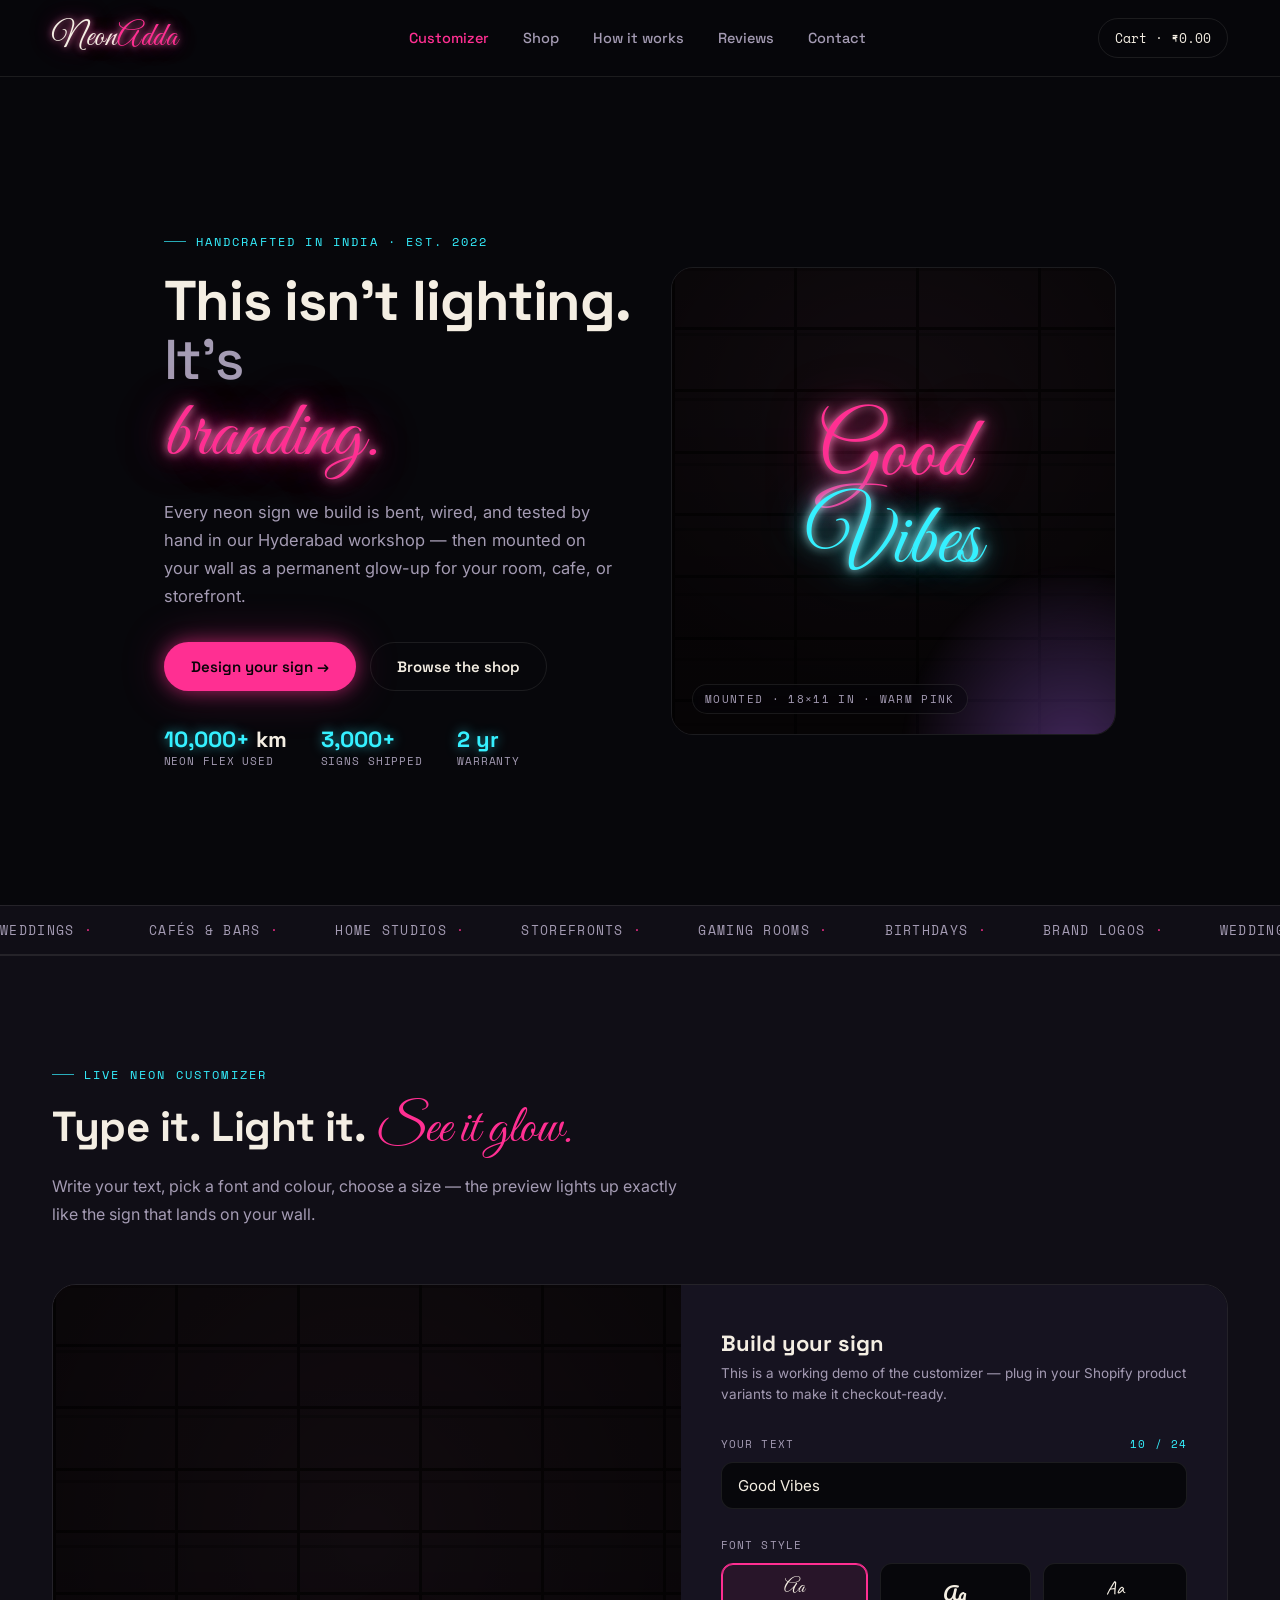
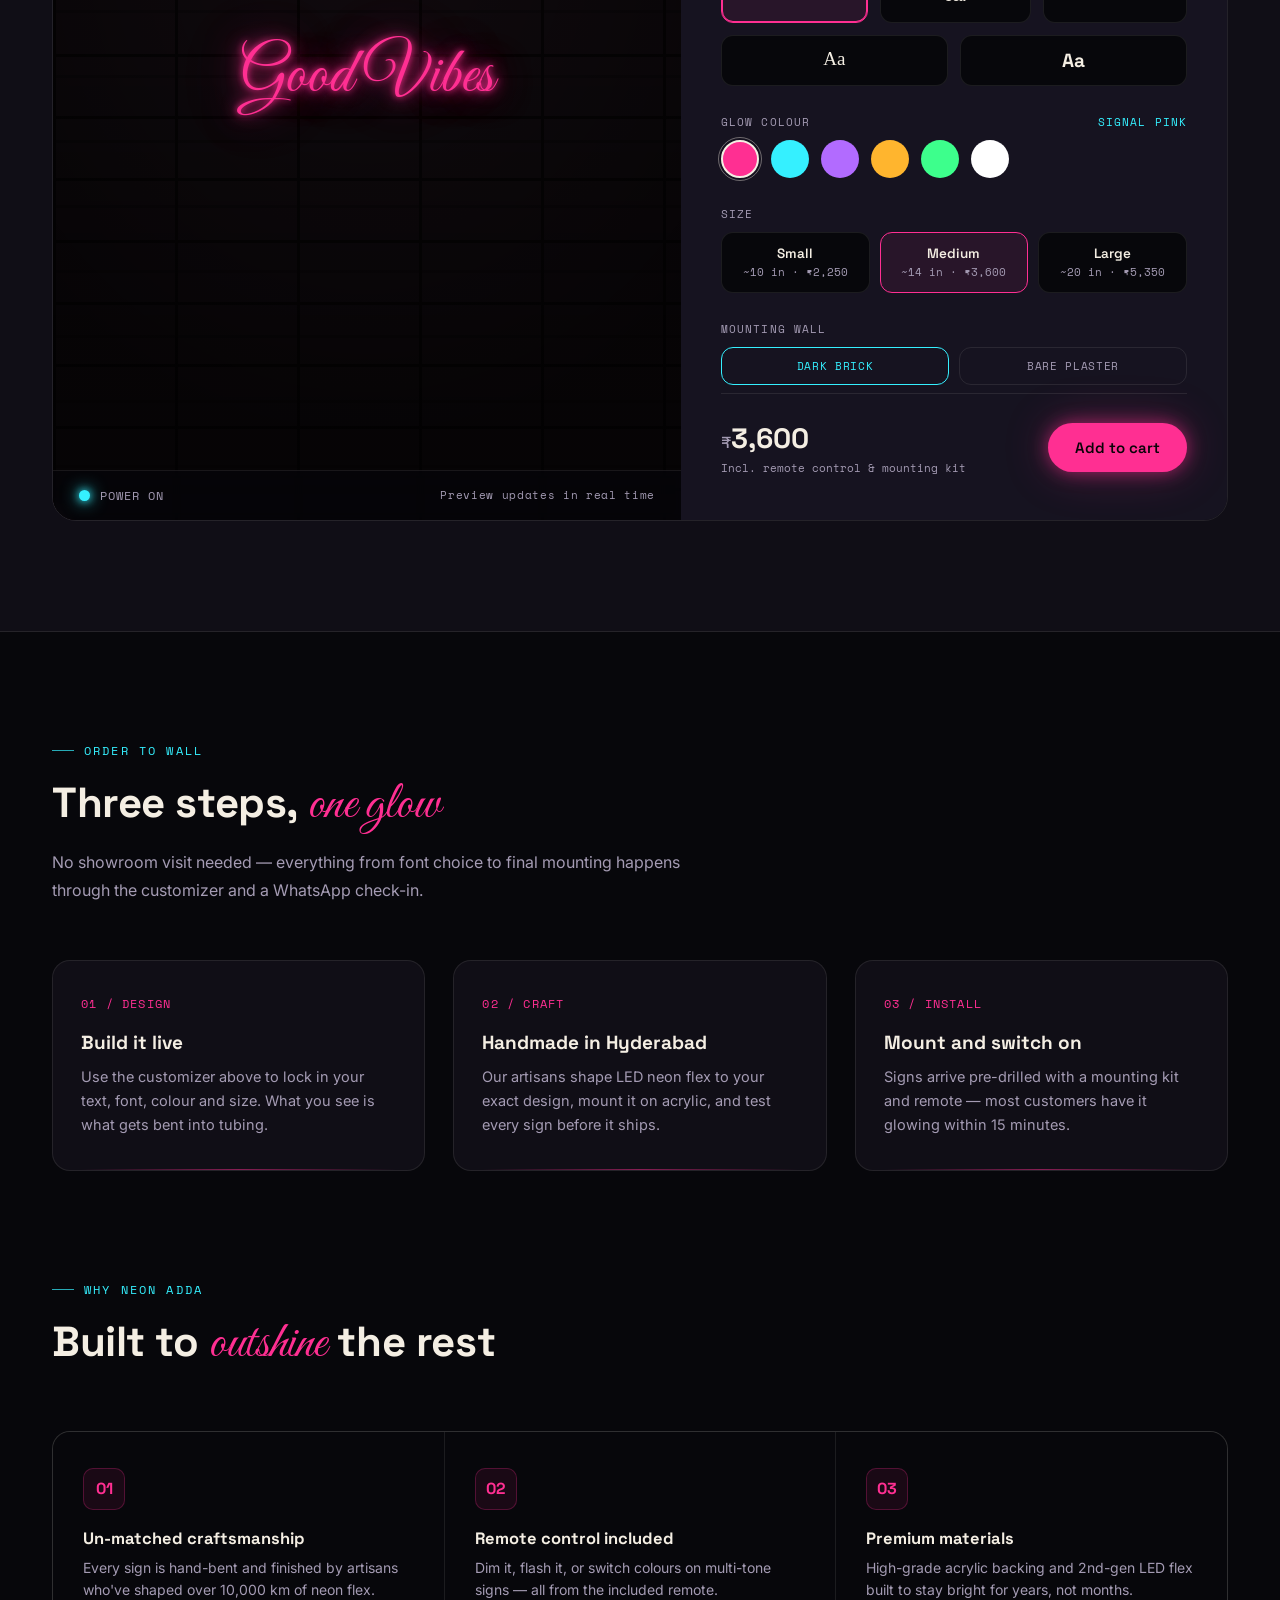
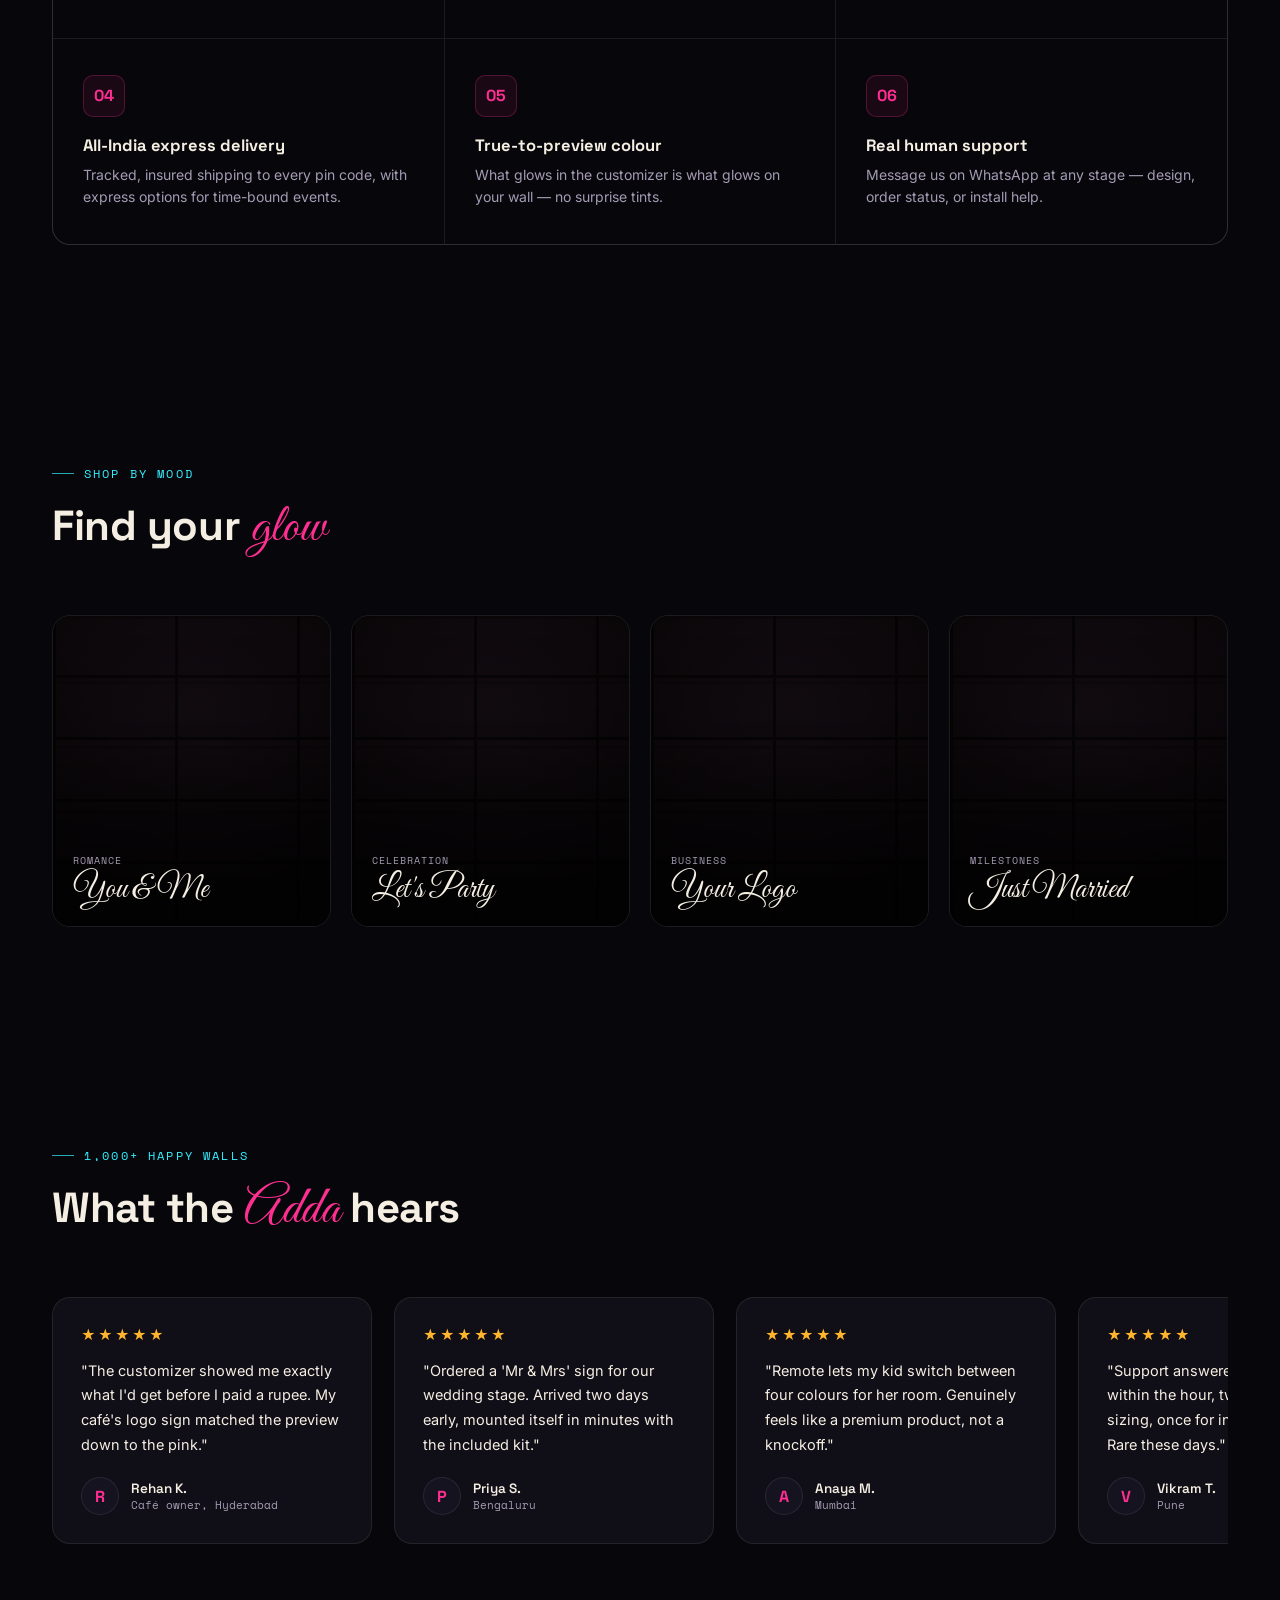
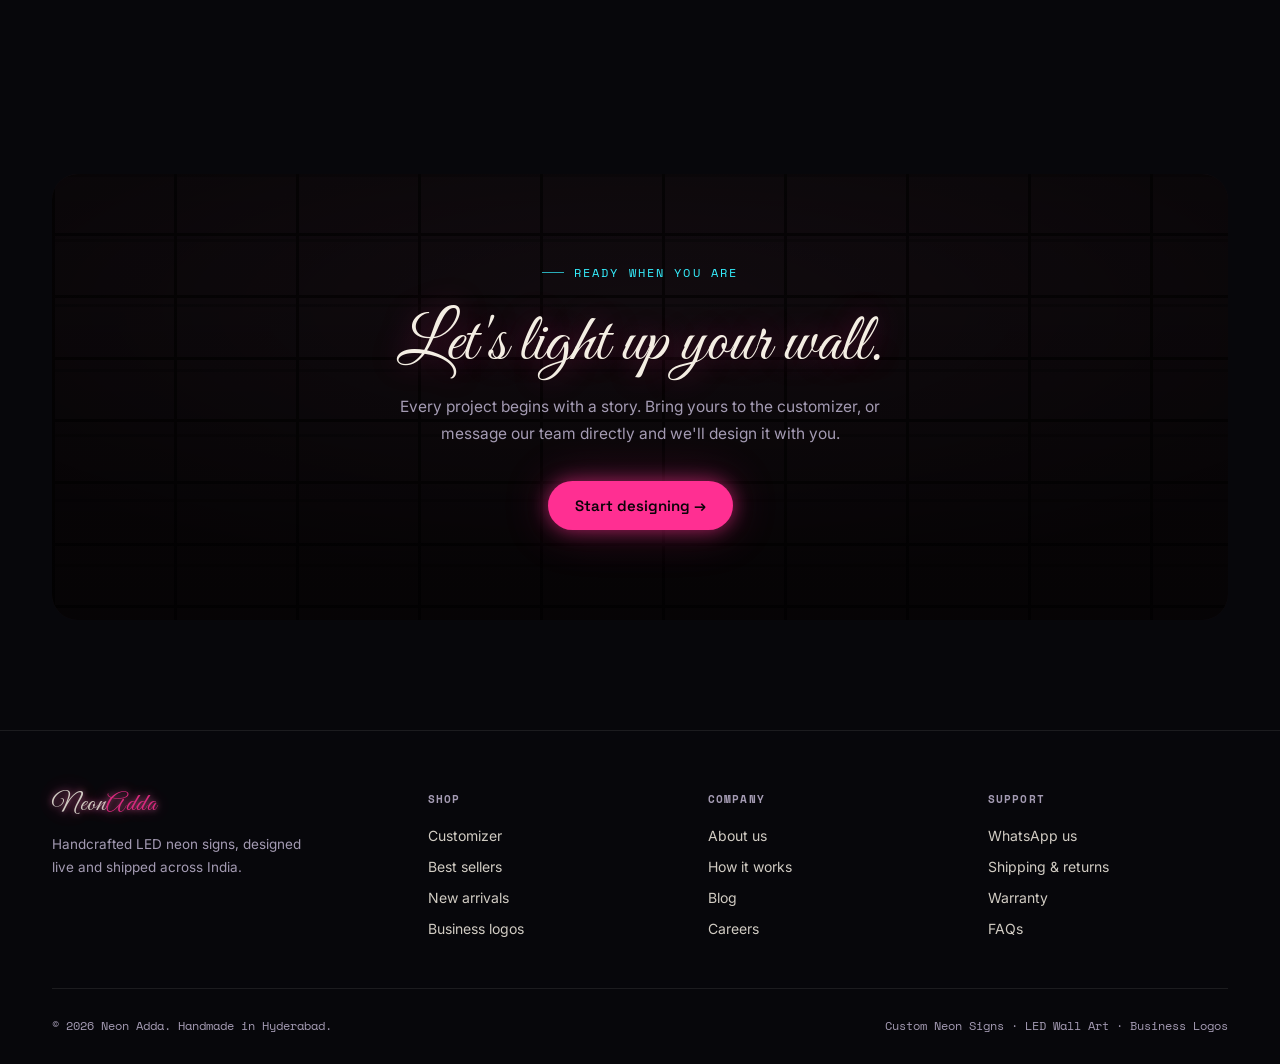
<file: neonadda-redesign.html>
<!DOCTYPE html>
<html lang="en">
<head>
<meta charset="UTF-8">
<meta name="viewport" content="width=device-width, initial-scale=1.0">
<title>Neon Adda — Custom Neon Signs, Handcrafted in India</title>
<link rel="preconnect" href="https://fonts.googleapis.com">
<link rel="preconnect" href="https://fonts.gstatic.com" crossorigin>
<link href="https://fonts.googleapis.com/css2?family=Great+Vibes&family=Pacifico&family=Caveat:wght@600;700&family=Permanent+Marker&family=Space+Grotesk:wght@400;500;600;700&family=Space+Mono:wght@400;700&family=Inter:wght@400;500;600&display=swap" rel="stylesheet">
<style>
  :root{
    --void:#07070b;
    --panel:#100e16;
    --panel-2:#161320;
    --brick-1:#1c1219;
    --brick-2:#150e13;
    --mortar:#0b0709;
    --pink:#ff2f92;
    --pink-soft:#ff8fc4;
    --cyan:#35f0ff;
    --amber:#ffb52e;
    --violet:#b26bff;
    --ivory:#f4eee3;
    --muted:#a49bb3;
    --line:rgba(244,238,227,0.09);
    --display: 'Great Vibes', cursive;
    --heading: 'Space Grotesk', sans-serif;
    --mono: 'Space Mono', monospace;
    --body: 'Inter', sans-serif;
  }
  *{box-sizing:border-box;}
  html{scroll-behavior:smooth;}
  body{
    margin:0;
    background:var(--void);
    color:var(--ivory);
    font-family:var(--body);
    -webkit-font-smoothing:antialiased;
    overflow-x:hidden;
  }
  a{color:inherit;}
  ::selection{background:var(--pink);color:#07070b;}

  /* ---------- utility ---------- */
  .wrap{max-width:1240px;margin:0 auto;padding:0 32px;}
  .eyebrow{
    font-family:var(--mono);
    font-size:12px;
    letter-spacing:.18em;
    text-transform:uppercase;
    color:var(--cyan);
    display:flex;align-items:center;gap:10px;
  }
  .eyebrow::before{content:"";width:22px;height:1px;background:var(--cyan);opacity:.7;}
  .btn{
    display:inline-flex;align-items:center;gap:10px;
    font-family:var(--heading);font-weight:600;font-size:15px;
    padding:14px 26px;border-radius:999px;border:1px solid transparent;
    cursor:pointer;transition:transform .18s ease, box-shadow .18s ease, background .18s ease;
    text-decoration:none;
  }
  .btn-neon{
    background:var(--pink);color:#0a0308;
    box-shadow:0 0 18px rgba(255,47,146,.55), 0 0 46px rgba(255,47,146,.25);
  }
  .btn-neon:hover{transform:translateY(-2px);box-shadow:0 0 26px rgba(255,47,146,.8), 0 0 60px rgba(255,47,146,.4);}
  .btn-ghost{
    background:transparent;border:1px solid var(--line);color:var(--ivory);
  }
  .btn-ghost:hover{border-color:var(--cyan);color:var(--cyan);}

  /* ---------- brick wall texture (pure CSS, no images) ---------- */
  .brickwall{
    background-color:var(--brick-1);
    background-image:
      linear-gradient(180deg, rgba(0,0,0,.35), rgba(0,0,0,.55)),
      repeating-linear-gradient(0deg, var(--mortar) 0 3px, transparent 3px 62px),
      repeating-linear-gradient(90deg, var(--mortar) 0 3px, transparent 3px 122px),
      repeating-linear-gradient(0deg, transparent 0 62px, var(--brick-2) 62px 65px);
    background-size:auto, 100% 62px, 244px 62px, 100% 130px;
    position:relative;
  }
  .brickwall::after{
    content:"";position:absolute;inset:0;
    background:radial-gradient(ellipse 70% 60% at 50% 30%, rgba(0,0,0,0) 0%, rgba(0,0,0,.55) 100%);
    pointer-events:none;
  }

  /* ---------- nav ---------- */
  header{
    position:sticky;top:0;z-index:50;
    background:rgba(7,7,11,.78);backdrop-filter:blur(10px);
    border-bottom:1px solid var(--line);
  }
  .nav{
    display:flex;align-items:center;justify-content:space-between;
    padding:18px 32px;max-width:1240px;margin:0 auto;
  }
  .logo{
    font-family:var(--display);font-size:32px;line-height:1;
    color:var(--ivory);text-decoration:none;letter-spacing:.5px;
    text-shadow:0 0 6px rgba(255,143,196,.8), 0 0 16px rgba(255,47,146,.55), 0 0 34px rgba(255,47,146,.3);
  }
  .logo span{color:var(--pink);}
  .navlinks{display:flex;gap:34px;align-items:center;font-family:var(--heading);font-size:14.5px;font-weight:500;}
  .navlinks a{text-decoration:none;color:var(--muted);transition:color .15s ease;position:relative;}
  .navlinks a:hover{color:var(--ivory);}
  .navlinks a.active{color:var(--pink);}
  .nav-cart{display:flex;align-items:center;gap:20px;}
  .cart-btn{
    font-family:var(--mono);font-size:13px;border:1px solid var(--line);
    padding:9px 16px;border-radius:999px;display:flex;gap:8px;align-items:center;
    text-decoration:none;color:var(--ivory);
  }
  .cart-btn:hover{border-color:var(--cyan);}
  @media (max-width:900px){.navlinks{display:none;}}

  /* ---------- hero ---------- */
  .hero{
    min-height:92vh;display:flex;flex-direction:column;justify-content:center;
    padding:90px 0 70px;
  }
  .hero-inner{
    max-width:1240px;margin:0 auto;padding:0 32px;
    display:grid;grid-template-columns:1.05fr 1fr;gap:40px;align-items:center;
  }
  .hero-copy .eyebrow{margin-bottom:22px;}
  .hero-copy h1{
    font-family:var(--heading);font-weight:700;
    font-size:clamp(34px,4.6vw,56px);line-height:1.05;letter-spacing:-.02em;
    margin:0 0 8px;color:var(--ivory);
  }
  .hero-copy h1 .dim{color:var(--muted);font-weight:500;}
  .hero-copy .script-line{
    font-family:var(--display);font-size:clamp(46px,6.5vw,78px);
    color:var(--pink); line-height:1;margin:6px 0 22px;
    animation:flicker 5.5s infinite;
    text-shadow:
      0 0 8px rgba(255,143,196,.95),
      0 0 18px rgba(255,47,146,.85),
      0 0 40px rgba(255,47,146,.55),
      0 0 80px rgba(255,47,146,.3);
  }
  .hero-copy p.lede{
    font-size:16.5px;line-height:1.7;color:var(--muted);max-width:460px;margin:0 0 32px;
  }
  .hero-actions{display:flex;gap:14px;flex-wrap:wrap;margin-bottom:34px;}
  .hero-stats{display:flex;gap:34px;flex-wrap:wrap;}
  .hero-stats div{font-family:var(--heading);}
  .hero-stats .num{font-size:22px;font-weight:700;color:var(--ivory);}
  .hero-stats .num em{color:var(--cyan);font-style:normal;text-shadow:0 0 12px rgba(53,240,255,.6);}
  .hero-stats .lbl{font-family:var(--mono);font-size:11px;letter-spacing:.08em;color:var(--muted);text-transform:uppercase;}

  .hero-art{
    aspect-ratio:1/1.05;border-radius:22px;overflow:hidden;position:relative;
    border:1px solid var(--line);
  }
  .hero-art .brickwall{position:absolute;inset:0;}
  .hero-art-content{
    position:relative;z-index:2;height:100%;display:flex;flex-direction:column;
    align-items:center;justify-content:center;text-align:center;padding:30px;
  }
  .hero-art-content .goodvibes{
    font-family:var(--display);
    font-size:clamp(48px,7vw,86px);color:var(--pink);line-height:.95;
    text-shadow:0 0 8px rgba(255,143,196,.95),0 0 22px rgba(255,47,146,.85),0 0 50px rgba(255,47,146,.5);
    animation:flicker 4.2s infinite;
  }
  .hero-art-content .vibes2{
    font-family:var(--display);
    font-size:clamp(48px,7vw,86px);color:var(--cyan);line-height:1.02;margin-top:2px;
    text-shadow:0 0 8px rgba(180,250,255,.95),0 0 22px rgba(53,240,255,.8),0 0 50px rgba(53,240,255,.45);
    animation:flicker 4.2s infinite .35s;
  }
  .hero-art .leafshadow{
    position:absolute;bottom:-6%;right:-8%;width:60%;height:46%;z-index:1;
    background:radial-gradient(ellipse at 70% 100%, rgba(178,107,255,.35), transparent 65%);
    filter:blur(2px);
  }
  .hero-art .plate{
    position:absolute;bottom:20px;left:20px;z-index:2;
    font-family:var(--mono);font-size:11px;color:var(--muted);
    letter-spacing:.12em;text-transform:uppercase;
    border:1px solid var(--line);padding:6px 12px;border-radius:999px;
    background:rgba(7,7,11,.4);backdrop-filter:blur(4px);
  }

  @keyframes flicker{
    0%,100%{opacity:1;}
    92%{opacity:1;}
    93%{opacity:.4;}
    94%{opacity:1;}
    95%{opacity:.65;}
    96%{opacity:1;}
  }

  /* ---------- marquee strip ---------- */
  .marquee-strip{
    border-top:1px solid var(--line);border-bottom:1px solid var(--line);
    padding:14px 0;overflow:hidden;background:var(--panel);
  }
  .marquee-track{display:flex;gap:56px;white-space:nowrap;animation:scroll 26s linear infinite;width:max-content;}
  .marquee-track span{
    font-family:var(--mono);font-size:13px;letter-spacing:.1em;text-transform:uppercase;color:var(--muted);
  }
  .marquee-track span em{color:var(--pink);font-style:normal;}
  @keyframes scroll{0%{transform:translateX(0);}100%{transform:translateX(-50%);}}

  /* ---------- section shell ---------- */
  section{padding:110px 0;}
  .section-head{max-width:640px;margin:0 0 56px;}
  .section-head .eyebrow{margin-bottom:16px;}
  .section-head h2{
    font-family:var(--heading);font-weight:700;font-size:clamp(28px,3.4vw,42px);
    line-height:1.15;margin:0 0 14px;letter-spacing:-.01em;
  }
  .section-head h2 .accent{color:var(--pink);font-family:var(--display);font-size:1.25em;font-weight:400;}
  .section-head p{color:var(--muted);font-size:16px;line-height:1.7;margin:0;}

  /* ================= CUSTOMIZER (signature element) ================= */
  .customizer{
    background:var(--panel);border-top:1px solid var(--line);border-bottom:1px solid var(--line);
  }
  .customizer-grid{
    display:grid;grid-template-columns:1.15fr 1fr;gap:0;
    border:1px solid var(--line);border-radius:24px;overflow:hidden;
  }
  .preview-pane{
    background:var(--brick-1);position:relative;min-height:560px;
    display:flex;flex-direction:column;
  }
  .preview-pane .brickwall{position:absolute;inset:0;}
  .preview-stage{
    position:relative;z-index:2;flex:1;display:flex;align-items:center;justify-content:center;
    padding:50px 34px;text-align:center;
  }
  #neonPreview{
    font-size:64px;line-height:1.15;word-break:break-word;max-width:100%;
    transition:color .25s ease, text-shadow .25s ease, font-family .2s ease, font-size .2s ease;
  }
  .neon-on{animation:flicker 6s infinite;}
  .neon-off{opacity:.16 !important;text-shadow:none !important;filter:grayscale(1);}
  .preview-footer{
    position:relative;z-index:2;display:flex;align-items:center;justify-content:space-between;
    padding:16px 26px;border-top:1px solid rgba(244,238,227,.08);
    background:rgba(7,7,11,.55);backdrop-filter:blur(6px);
  }
  .power-toggle{
    display:flex;align-items:center;gap:10px;font-family:var(--mono);font-size:12px;
    letter-spacing:.08em;text-transform:uppercase;color:var(--muted);cursor:pointer;user-select:none;
  }
  .power-dot{
    width:11px;height:11px;border-radius:50%;background:#3a3542;box-shadow:none;transition:all .2s ease;
  }
  .power-dot.on{background:var(--cyan);box-shadow:0 0 8px var(--cyan), 0 0 18px var(--cyan);}
  .mount-hint{font-family:var(--mono);font-size:11px;color:var(--muted);letter-spacing:.06em;}

  .controls-pane{padding:44px 40px;background:var(--panel-2);}
  .controls-pane h3{
    font-family:var(--heading);font-weight:700;font-size:22px;margin:0 0 6px;
  }
  .controls-pane .sub{font-size:13.5px;color:var(--muted);margin:0 0 30px;line-height:1.6;}
  .field{margin-bottom:28px;}
  .field label{
    display:flex;justify-content:space-between;align-items:baseline;
    font-family:var(--mono);font-size:11px;letter-spacing:.1em;text-transform:uppercase;
    color:var(--muted);margin-bottom:10px;
  }
  .field label .val{color:var(--cyan);}
  #textInput{
    width:100%;background:var(--void);border:1px solid var(--line);border-radius:12px;
    color:var(--ivory);font-family:var(--body);font-size:15px;padding:13px 16px;
    outline:none;transition:border-color .15s ease;
  }
  #textInput:focus{border-color:var(--pink);}

  .swatch-row{display:flex;gap:12px;flex-wrap:wrap;}
  .font-chip{
    border:1px solid var(--line);background:var(--void);color:var(--ivory);
    padding:12px 16px;border-radius:12px;cursor:pointer;font-size:19px;
    transition:all .15s ease;flex:1 1 auto;text-align:center;min-width:110px;
  }
  .font-chip:hover{border-color:var(--pink-soft);}
  .font-chip.active{border-color:var(--pink);background:rgba(255,47,146,.08);box-shadow:0 0 0 1px var(--pink) inset;}

  .color-chip{
    width:38px;height:38px;border-radius:50%;cursor:pointer;border:2px solid transparent;
    position:relative;transition:transform .15s ease;
  }
  .color-chip:hover{transform:scale(1.08);}
  .color-chip.active{border-color:var(--ivory);}
  .color-chip.active::after{
    content:"";position:absolute;inset:-5px;border-radius:50%;border:1px solid rgba(244,238,227,.4);
  }

  .size-row{display:flex;gap:10px;}
  .size-chip{
    flex:1;border:1px solid var(--line);background:var(--void);color:var(--ivory);
    padding:12px 8px;border-radius:12px;cursor:pointer;text-align:center;font-family:var(--heading);
    transition:all .15s ease;
  }
  .size-chip .s-name{font-size:13.5px;font-weight:600;}
  .size-chip .s-dim{font-family:var(--mono);font-size:10.5px;color:var(--muted);margin-top:2px;}
  .size-chip:hover{border-color:var(--pink-soft);}
  .size-chip.active{border-color:var(--pink);background:rgba(255,47,146,.08);}

  .bg-row{display:flex;gap:10px;}
  .bg-chip{
    flex:1;border:1px solid var(--line);padding:10px;border-radius:12px;cursor:pointer;
    text-align:center;font-family:var(--mono);font-size:11px;letter-spacing:.06em;text-transform:uppercase;
    color:var(--muted);transition:all .15s ease;
  }
  .bg-chip.active{border-color:var(--cyan);color:var(--cyan);}

  .price-row{
    display:flex;align-items:center;justify-content:space-between;
    border-top:1px solid var(--line);padding-top:26px;margin-top:8px;
  }
  .price-row .price{font-family:var(--heading);font-size:28px;font-weight:700;}
  .price-row .price .cur{font-size:16px;color:var(--muted);font-weight:500;}
  .price-row .note{font-family:var(--mono);font-size:10.5px;color:var(--muted);margin-top:4px;}

  /* ================= how it works ================= */
  .steps{display:grid;grid-template-columns:repeat(3,1fr);gap:28px;}
  .step-card{
    border:1px solid var(--line);border-radius:18px;padding:34px 28px;background:var(--panel);
    position:relative;
  }
  .step-card .step-idx{
    font-family:var(--mono);font-size:12px;color:var(--pink);letter-spacing:.1em;margin-bottom:18px;display:block;
  }
  .step-card h4{font-family:var(--heading);font-size:19px;margin:0 0 10px;}
  .step-card p{color:var(--muted);font-size:14.5px;line-height:1.65;margin:0;}
  .step-card .glowline{
    position:absolute;left:28px;right:28px;bottom:0;height:1px;
    background:linear-gradient(90deg,transparent,var(--pink),transparent);opacity:.5;
  }

  /* ================= feature grid ================= */
  .features{display:grid;grid-template-columns:repeat(3,1fr);gap:1px;background:var(--line);border:1px solid var(--line);border-radius:18px;overflow:hidden;}
  .feature{background:var(--void);padding:36px 30px;}
  .feature .ficon{
    width:42px;height:42px;border-radius:10px;display:flex;align-items:center;justify-content:center;
    background:rgba(255,47,146,.08);border:1px solid rgba(255,47,146,.25);margin-bottom:18px;
    color:var(--pink);font-family:var(--heading);font-weight:700;
  }
  .feature h4{font-family:var(--heading);font-size:16.5px;margin:0 0 8px;}
  .feature p{color:var(--muted);font-size:14px;line-height:1.6;margin:0;}

  /* ================= categories ================= */
  .cat-grid{display:grid;grid-template-columns:repeat(4,1fr);gap:20px;}
  .cat-card{
    border-radius:18px;overflow:hidden;position:relative;aspect-ratio:1/1.12;
    border:1px solid var(--line);cursor:pointer;
  }
  .cat-card .brickwall{position:absolute;inset:0;transition:transform .4s ease;}
  .cat-card:hover .brickwall{transform:scale(1.06);}
  .cat-card .catlabel{
    position:absolute;inset:0;z-index:2;display:flex;flex-direction:column;justify-content:flex-end;padding:20px;
    background:linear-gradient(180deg,transparent 40%, rgba(0,0,0,.65) 100%);
  }
  .cat-card .cattag{
    font-family:var(--mono);font-size:10px;letter-spacing:.1em;text-transform:uppercase;color:var(--muted);margin-bottom:6px;
  }
  .cat-card h4{font-family:var(--display);font-size:32px;font-weight:400;margin:0;line-height:1;}
  @media (max-width:900px){.cat-grid{grid-template-columns:repeat(2,1fr);}}

  /* ================= testimonials ================= */
  .testi-track{display:flex;gap:22px;overflow-x:auto;padding-bottom:10px;scrollbar-width:none;}
  .testi-track::-webkit-scrollbar{display:none;}
  .testi-card{
    flex:0 0 320px;border:1px solid var(--line);border-radius:18px;padding:28px;background:var(--panel);
  }
  .testi-stars{color:var(--amber);font-size:14px;letter-spacing:2px;margin-bottom:16px;}
  .testi-card p{font-size:14.5px;line-height:1.7;color:var(--ivory);margin:0 0 20px;}
  .testi-who{display:flex;align-items:center;gap:12px;}
  .testi-avatar{
    width:38px;height:38px;border-radius:50%;background:var(--panel-2);border:1px solid var(--line);
    display:flex;align-items:center;justify-content:center;font-family:var(--heading);font-weight:700;color:var(--pink);
  }
  .testi-name{font-family:var(--heading);font-size:13.5px;font-weight:600;}
  .testi-loc{font-family:var(--mono);font-size:11px;color:var(--muted);}

  /* ================= final cta ================= */
  .final-cta{
    border-radius:26px;overflow:hidden;position:relative;padding:90px 60px;text-align:center;
  }
  .final-cta .brickwall{position:absolute;inset:0;}
  .final-cta-inner{position:relative;z-index:2;}
  .final-cta .eyebrow{justify-content:center;margin-bottom:20px;}
  .final-cta h2{
    font-family:var(--display);font-size:clamp(40px,6vw,68px);font-weight:400;color:var(--ivory);
    margin:0 0 8px;text-shadow:0 0 30px rgba(255,47,146,.35);
  }
  .final-cta p{color:var(--muted);max-width:480px;margin:0 auto 34px;font-size:15.5px;line-height:1.7;}

  /* ================= footer ================= */
  footer{border-top:1px solid var(--line);padding:60px 0 30px;}
  .footer-grid{display:grid;grid-template-columns:1.4fr repeat(3,1fr);gap:40px;margin-bottom:50px;}
  .footer-grid h5{
    font-family:var(--mono);font-size:11px;letter-spacing:.1em;text-transform:uppercase;color:var(--muted);margin:0 0 18px;
  }
  .footer-grid ul{list-style:none;padding:0;margin:0;display:flex;flex-direction:column;gap:11px;}
  .footer-grid a{text-decoration:none;color:var(--ivory);font-size:14px;opacity:.85;}
  .footer-grid a:hover{color:var(--pink);opacity:1;}
  .footer-bottom{
    display:flex;justify-content:space-between;align-items:center;padding-top:28px;border-top:1px solid var(--line);
    font-family:var(--mono);font-size:12px;color:var(--muted);flex-wrap:wrap;gap:14px;
  }
  @media (max-width:900px){
    .hero-inner{grid-template-columns:1fr;}
    .customizer-grid{grid-template-columns:1fr;}
    .steps{grid-template-columns:1fr;}
    .features{grid-template-columns:1fr;}
    .footer-grid{grid-template-columns:1fr 1fr;}
  }

  @media (prefers-reduced-motion:reduce){
    .script-line, .goodvibes, .vibes2, #neonPreview, .marquee-track{animation:none !important;}
  }
</style>
</head>
<body>

<header>
  <nav class="nav">
    <a href="#" class="logo">Neon<span>Adda</span></a>
    <div class="navlinks">
      <a href="#customizer" class="active">Customizer</a>
      <a href="#categories">Shop</a>
      <a href="#how">How it works</a>
      <a href="#reviews">Reviews</a>
      <a href="#contact">Contact</a>
    </div>
    <div class="nav-cart">
      <a href="#" class="cart-btn">Cart · ₹0.00</a>
    </div>
  </nav>
</header>

<!-- ================= HERO ================= -->
<section class="hero">
  <div class="hero-inner">
    <div class="hero-copy">
      <div class="eyebrow">Handcrafted in India · Est. 2022</div>
      <h1>This isn't lighting.<br><span class="dim">It's</span></h1>
      <div class="script-line">branding.</div>
      <p class="lede">Every neon sign we build is bent, wired, and tested by hand in our Hyderabad workshop — then mounted on your wall as a permanent glow-up for your room, cafe, or storefront.</p>
      <div class="hero-actions">
        <a href="#customizer" class="btn btn-neon">Design your sign →</a>
        <a href="#categories" class="btn btn-ghost">Browse the shop</a>
      </div>
      <div class="hero-stats">
        <div><div class="num"><em>10,000+</em> km</div><div class="lbl">Neon flex used</div></div>
        <div><div class="num"><em>3,000+</em></div><div class="lbl">Signs shipped</div></div>
        <div><div class="num"><em>2 yr</em></div><div class="lbl">Warranty</div></div>
      </div>
    </div>
    <div class="hero-art">
      <div class="brickwall"></div>
      <div class="leafshadow"></div>
      <div class="hero-art-content">
        <div class="goodvibes">Good</div>
        <div class="vibes2">Vibes</div>
      </div>
      <div class="plate">Mounted · 18×11 in · Warm Pink</div>
    </div>
  </div>
</section>

<div class="marquee-strip">
  <div class="marquee-track">
    <span>Weddings <em>·</em></span><span>Cafés &amp; Bars <em>·</em></span><span>Home Studios <em>·</em></span><span>Storefronts <em>·</em></span><span>Gaming Rooms <em>·</em></span><span>Birthdays <em>·</em></span><span>Brand Logos <em>·</em></span>
    <span>Weddings <em>·</em></span><span>Cafés &amp; Bars <em>·</em></span><span>Home Studios <em>·</em></span><span>Storefronts <em>·</em></span><span>Gaming Rooms <em>·</em></span><span>Birthdays <em>·</em></span><span>Brand Logos <em>·</em></span>
  </div>
</div>

<!-- ================= CUSTOMIZER ================= -->
<section class="customizer" id="customizer">
  <div class="wrap">
    <div class="section-head">
      <div class="eyebrow">Live Neon Customizer</div>
      <h2>Type it. Light it. <span class="accent">See it glow.</span></h2>
      <p>Write your text, pick a font and colour, choose a size — the preview lights up exactly like the sign that lands on your wall.</p>
    </div>

    <div class="customizer-grid">
      <div class="preview-pane">
        <div class="brickwall"></div>
        <div class="preview-stage">
          <div id="neonPreview" class="neon-on" style="font-family:'Great Vibes',cursive; color:#ff2f92;">Good Vibes</div>
        </div>
        <div class="preview-footer">
          <div class="power-toggle" id="powerToggle">
            <span class="power-dot on" id="powerDot"></span>
            <span id="powerLabel">Power on</span>
          </div>
          <div class="mount-hint">Preview updates in real time</div>
        </div>
      </div>

      <div class="controls-pane">
        <h3>Build your sign</h3>
        <p class="sub">This is a working demo of the customizer — plug in your Shopify product variants to make it checkout-ready.</p>

        <div class="field">
          <label>Your text <span class="val" id="charCount">10 / 24</span></label>
          <input type="text" id="textInput" maxlength="24" value="Good Vibes" placeholder="Type your phrase…">
        </div>

        <div class="field">
          <label>Font style</label>
          <div class="swatch-row" id="fontRow">
            <div class="font-chip active" data-font="'Great Vibes',cursive" style="font-family:'Great Vibes',cursive;">Aa</div>
            <div class="font-chip" data-font="'Pacifico',cursive" style="font-family:'Pacifico',cursive;">Aa</div>
            <div class="font-chip" data-font="'Caveat',cursive" style="font-family:'Caveat',cursive;">Aa</div>
            <div class="font-chip" data-font="'Permanent Marker',cursive" style="font-family:'Permanent Marker',cursive;">Aa</div>
            <div class="font-chip" data-font="'Space Grotesk',sans-serif" style="font-family:'Space Grotesk',sans-serif;font-weight:700;">Aa</div>
          </div>
        </div>

        <div class="field">
          <label>Glow colour <span class="val" id="colorName">Signal Pink</span></label>
          <div class="swatch-row" id="colorRow">
            <div class="color-chip active" data-color="#ff2f92" data-name="Signal Pink" style="background:#ff2f92;"></div>
            <div class="color-chip" data-color="#35f0ff" data-name="Electric Cyan" style="background:#35f0ff;"></div>
            <div class="color-chip" data-color="#b26bff" data-name="Ultraviolet" style="background:#b26bff;"></div>
            <div class="color-chip" data-color="#ffb52e" data-name="Amber Glow" style="background:#ffb52e;"></div>
            <div class="color-chip" data-color="#3dff8c" data-name="Mint Flash" style="background:#3dff8c;"></div>
            <div class="color-chip" data-color="#ffffff" data-name="Ice White" style="background:#ffffff;"></div>
          </div>
        </div>

        <div class="field">
          <label>Size</label>
          <div class="size-row" id="sizeRow">
            <div class="size-chip" data-size="42" data-price="2250">
              <div class="s-name">Small</div><div class="s-dim">~10 in · ₹2,250</div>
            </div>
            <div class="size-chip active" data-size="64" data-price="3600">
              <div class="s-name">Medium</div><div class="s-dim">~14 in · ₹3,600</div>
            </div>
            <div class="size-chip" data-size="86" data-price="5350">
              <div class="s-name">Large</div><div class="s-dim">~20 in · ₹5,350</div>
            </div>
          </div>
        </div>

        <div class="field" style="margin-bottom:0;">
          <label>Mounting wall</label>
          <div class="bg-row" id="bgRow">
            <div class="bg-chip active" data-bg="dark">Dark brick</div>
            <div class="bg-chip" data-bg="light">Bare plaster</div>
          </div>
        </div>

        <div class="price-row">
          <div>
            <div class="price"><span class="cur">₹</span><span id="priceVal">3,600</span></div>
            <div class="note">Incl. remote control &amp; mounting kit</div>
          </div>
          <a href="#" class="btn btn-neon">Add to cart</a>
        </div>
      </div>
    </div>
  </div>
</section>

<!-- ================= HOW IT WORKS ================= -->
<section id="how">
  <div class="wrap">
    <div class="section-head">
      <div class="eyebrow">Order to Wall</div>
      <h2>Three steps, <span class="accent">one glow</span></h2>
      <p>No showroom visit needed — everything from font choice to final mounting happens through the customizer and a WhatsApp check-in.</p>
    </div>
    <div class="steps">
      <div class="step-card">
        <span class="step-idx">01 / DESIGN</span>
        <h4>Build it live</h4>
        <p>Use the customizer above to lock in your text, font, colour and size. What you see is what gets bent into tubing.</p>
        <div class="glowline"></div>
      </div>
      <div class="step-card">
        <span class="step-idx">02 / CRAFT</span>
        <h4>Handmade in Hyderabad</h4>
        <p>Our artisans shape LED neon flex to your exact design, mount it on acrylic, and test every sign before it ships.</p>
        <div class="glowline"></div>
      </div>
      <div class="step-card">
        <span class="step-idx">03 / INSTALL</span>
        <h4>Mount and switch on</h4>
        <p>Signs arrive pre-drilled with a mounting kit and remote — most customers have it glowing within 15 minutes.</p>
        <div class="glowline"></div>
      </div>
    </div>
  </div>
</section>

<!-- ================= FEATURES ================= -->
<section style="padding-top:0;">
  <div class="wrap">
    <div class="section-head">
      <div class="eyebrow">Why Neon Adda</div>
      <h2>Built to <span class="accent">outshine</span> the rest</h2>
    </div>
    <div class="features">
      <div class="feature"><div class="ficon">01</div><h4>Un-matched craftsmanship</h4><p>Every sign is hand-bent and finished by artisans who've shaped over 10,000 km of neon flex.</p></div>
      <div class="feature"><div class="ficon">02</div><h4>Remote control included</h4><p>Dim it, flash it, or switch colours on multi-tone signs — all from the included remote.</p></div>
      <div class="feature"><div class="ficon">03</div><h4>Premium materials</h4><p>High-grade acrylic backing and 2nd-gen LED flex built to stay bright for years, not months.</p></div>
      <div class="feature"><div class="ficon">04</div><h4>All-India express delivery</h4><p>Tracked, insured shipping to every pin code, with express options for time-bound events.</p></div>
      <div class="feature"><div class="ficon">05</div><h4>True-to-preview colour</h4><p>What glows in the customizer is what glows on your wall — no surprise tints.</p></div>
      <div class="feature"><div class="ficon">06</div><h4>Real human support</h4><p>Message us on WhatsApp at any stage — design, order status, or install help.</p></div>
    </div>
  </div>
</section>

<!-- ================= CATEGORIES ================= -->
<section id="categories">
  <div class="wrap">
    <div class="section-head">
      <div class="eyebrow">Shop by Mood</div>
      <h2>Find your <span class="accent">glow</span></h2>
    </div>
    <div class="cat-grid">
      <div class="cat-card"><div class="brickwall"></div><div class="catlabel"><div class="cattag">Romance</div><h4>You &amp; Me</h4></div></div>
      <div class="cat-card"><div class="brickwall"></div><div class="catlabel"><div class="cattag">Celebration</div><h4>Let's Party</h4></div></div>
      <div class="cat-card"><div class="brickwall"></div><div class="catlabel"><div class="cattag">Business</div><h4>Your Logo</h4></div></div>
      <div class="cat-card"><div class="brickwall"></div><div class="catlabel"><div class="cattag">Milestones</div><h4>Just Married</h4></div></div>
    </div>
  </div>
</section>

<!-- ================= TESTIMONIALS ================= -->
<section id="reviews">
  <div class="wrap">
    <div class="section-head">
      <div class="eyebrow">1,000+ Happy Walls</div>
      <h2>What the <span class="accent">Adda</span> hears</h2>
    </div>
    <div class="testi-track">
      <div class="testi-card">
        <div class="testi-stars">★★★★★</div>
        <p>"The customizer showed me exactly what I'd get before I paid a rupee. My café's logo sign matched the preview down to the pink."</p>
        <div class="testi-who"><div class="testi-avatar">R</div><div><div class="testi-name">Rehan K.</div><div class="testi-loc">Café owner, Hyderabad</div></div></div>
      </div>
      <div class="testi-card">
        <div class="testi-stars">★★★★★</div>
        <p>"Ordered a 'Mr &amp; Mrs' sign for our wedding stage. Arrived two days early, mounted itself in minutes with the included kit."</p>
        <div class="testi-who"><div class="testi-avatar">P</div><div><div class="testi-name">Priya S.</div><div class="testi-loc">Bengaluru</div></div></div>
      </div>
      <div class="testi-card">
        <div class="testi-stars">★★★★★</div>
        <p>"Remote lets my kid switch between four colours for her room. Genuinely feels like a premium product, not a knockoff."</p>
        <div class="testi-who"><div class="testi-avatar">A</div><div><div class="testi-name">Anaya M.</div><div class="testi-loc">Mumbai</div></div></div>
      </div>
      <div class="testi-card">
        <div class="testi-stars">★★★★★</div>
        <p>"Support answered on WhatsApp within the hour, twice — once for sizing, once for install questions. Rare these days."</p>
        <div class="testi-who"><div class="testi-avatar">V</div><div><div class="testi-name">Vikram T.</div><div class="testi-loc">Pune</div></div></div>
      </div>
    </div>
  </div>
</section>

<!-- ================= FINAL CTA ================= -->
<section>
  <div class="wrap">
    <div class="final-cta">
      <div class="brickwall"></div>
      <div class="final-cta-inner">
        <div class="eyebrow">Ready when you are</div>
        <h2>Let's light up your wall.</h2>
        <p>Every project begins with a story. Bring yours to the customizer, or message our team directly and we'll design it with you.</p>
        <a href="#customizer" class="btn btn-neon">Start designing →</a>
      </div>
    </div>
  </div>
</section>

<!-- ================= FOOTER ================= -->
<footer id="contact">
  <div class="wrap">
    <div class="footer-grid">
      <div>
        <a href="#" class="logo" style="font-size:26px;">Neon<span>Adda</span></a>
        <p style="color:var(--muted);font-size:13.5px;line-height:1.7;margin-top:16px;max-width:260px;">Handcrafted LED neon signs, designed live and shipped across India.</p>
      </div>
      <div>
        <h5>Shop</h5>
        <ul>
          <li><a href="#customizer">Customizer</a></li>
          <li><a href="#categories">Best sellers</a></li>
          <li><a href="#categories">New arrivals</a></li>
          <li><a href="#">Business logos</a></li>
        </ul>
      </div>
      <div>
        <h5>Company</h5>
        <ul>
          <li><a href="#">About us</a></li>
          <li><a href="#how">How it works</a></li>
          <li><a href="#">Blog</a></li>
          <li><a href="#">Careers</a></li>
        </ul>
      </div>
      <div>
        <h5>Support</h5>
        <ul>
          <li><a href="#">WhatsApp us</a></li>
          <li><a href="#">Shipping &amp; returns</a></li>
          <li><a href="#">Warranty</a></li>
          <li><a href="#">FAQs</a></li>
        </ul>
      </div>
    </div>
    <div class="footer-bottom">
      <span>© 2026 Neon Adda. Handmade in Hyderabad.</span>
      <span>Custom Neon Signs · LED Wall Art · Business Logos</span>
    </div>
  </div>
</footer>

<script>
  const preview = document.getElementById('neonPreview');
  const textInput = document.getElementById('textInput');
  const charCount = document.getElementById('charCount');
  const fontRow = document.getElementById('fontRow');
  const colorRow = document.getElementById('colorRow');
  const colorName = document.getElementById('colorName');
  const sizeRow = document.getElementById('sizeRow');
  const bgRow = document.getElementById('bgRow');
  const priceVal = document.getElementById('priceVal');
  const powerToggle = document.getElementById('powerToggle');
  const powerDot = document.getElementById('powerDot');
  const powerLabel = document.getElementById('powerLabel');
  const previewPane = document.querySelector('.preview-pane');

  let state = { color:'#ff2f92', size:64, price:3600, on:true };

  function hexToRgb(hex){
    const v = hex.replace('#','');
    const n = parseInt(v.length===3 ? v.split('').map(c=>c+c).join('') : v, 16);
    return `${(n>>16)&255},${(n>>8)&255},${n&255}`;
  }

  function applyGlow(){
    const rgb = hexToRgb(state.color);
    preview.style.color = state.color;
    preview.style.textShadow = `
      0 0 6px rgba(${rgb},.95),
      0 0 16px rgba(${rgb},.85),
      0 0 36px rgba(${rgb},.55),
      0 0 72px rgba(${rgb},.3)`;
    preview.style.fontSize = state.size + 'px';
  }

  function updateText(){
    const val = textInput.value || 'Your Text';
    preview.textContent = val;
    charCount.textContent = `${val.length} / 24`;
  }

  textInput.addEventListener('input', updateText);

  fontRow.addEventListener('click', (e)=>{
    const chip = e.target.closest('.font-chip');
    if(!chip) return;
    [...fontRow.children].forEach(c=>c.classList.remove('active'));
    chip.classList.add('active');
    preview.style.fontFamily = chip.dataset.font;
  });

  colorRow.addEventListener('click', (e)=>{
    const chip = e.target.closest('.color-chip');
    if(!chip) return;
    [...colorRow.children].forEach(c=>c.classList.remove('active'));
    chip.classList.add('active');
    state.color = chip.dataset.color;
    colorName.textContent = chip.dataset.name;
    applyGlow();
  });

  sizeRow.addEventListener('click', (e)=>{
    const chip = e.target.closest('.size-chip');
    if(!chip) return;
    [...sizeRow.children].forEach(c=>c.classList.remove('active'));
    chip.classList.add('active');
    state.size = parseInt(chip.dataset.size,10);
    state.price = parseInt(chip.dataset.price,10);
    applyGlow();
    priceVal.textContent = state.price.toLocaleString('en-IN');
  });

  bgRow.addEventListener('click', (e)=>{
    const chip = e.target.closest('.bg-chip');
    if(!chip) return;
    [...bgRow.children].forEach(c=>c.classList.remove('active'));
    chip.classList.add('active');
    if(chip.dataset.bg === 'light'){
      previewPane.style.setProperty('--brick-1', '#2a2630');
      previewPane.style.setProperty('--brick-2', '#221f28');
      previewPane.style.setProperty('--mortar', '#161319');
    } else {
      previewPane.style.removeProperty('--brick-1');
      previewPane.style.removeProperty('--brick-2');
      previewPane.style.removeProperty('--mortar');
    }
  });

  powerToggle.addEventListener('click', ()=>{
    state.on = !state.on;
    preview.classList.toggle('neon-off', !state.on);
    preview.classList.toggle('neon-on', state.on);
    powerDot.classList.toggle('on', state.on);
    powerLabel.textContent = state.on ? 'Power on' : 'Power off';
  });

  applyGlow();
  updateText();
</script>
</body>
</html>
</file>
